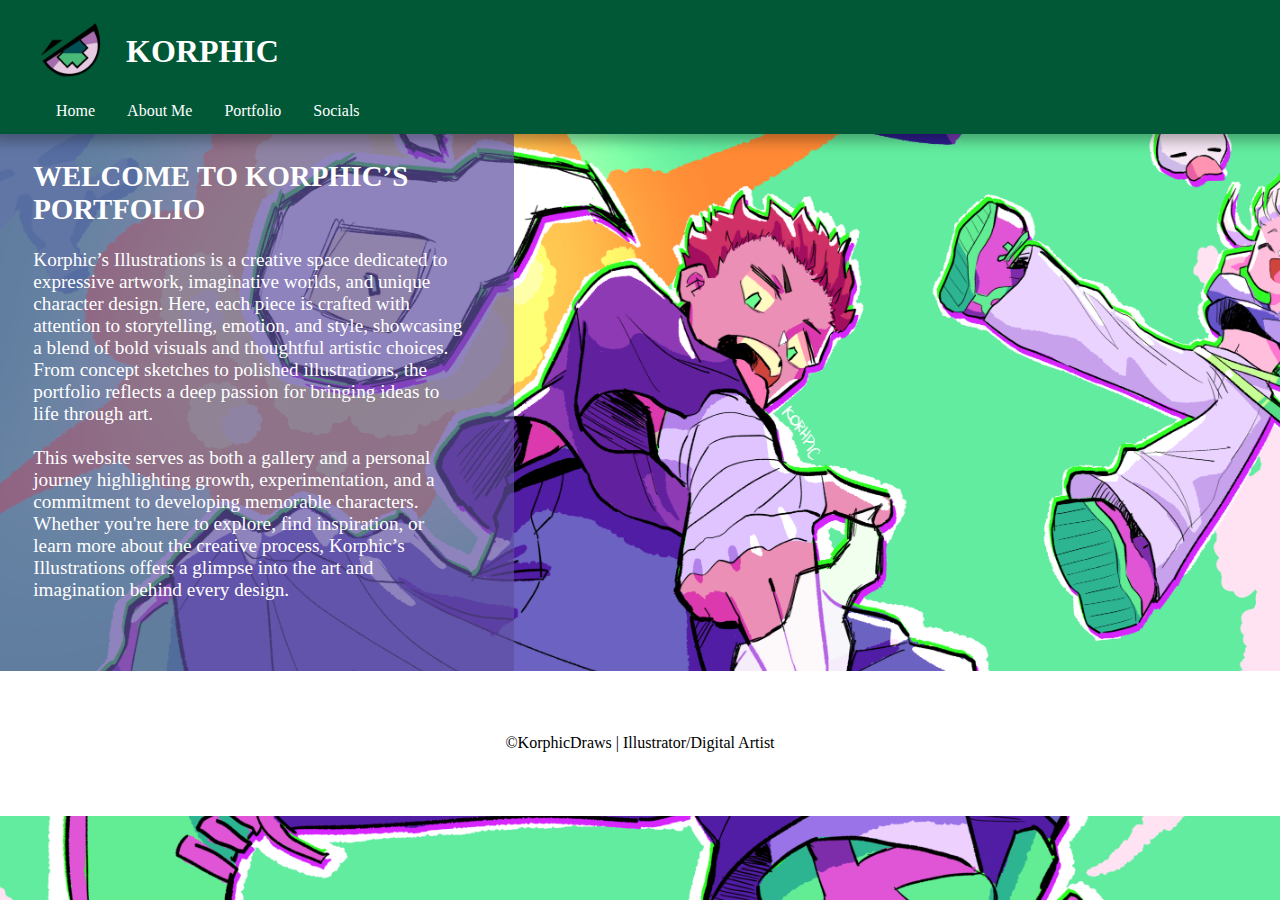
<file: index.html>
<html>

<head>
    <title>Korphic Exhibit</title>
    <meta name="viewport" content="width=device-width, initial-scale=1.0">
    <script src="scripts/script.js"></script>
    <link rel="stylesheet" href="styles/style.css">
</head>

<body>
    <div id="preloader">
        <img src="assets/Logo.png" class="loader-img">
    </div>
    <div class="heading">
        <a href="index.html">
            <img id="main" src="assets/Logo.png" alt="logo">
        </a>
        <h1 id="name">KORPHIC</h1>
    </div>
    <div class="navbar">
        <ul>
            <li><a href="index.html">Home</a></li>
            <li><a href="about.html">About Me</a></li>
            <li><a href="portfolio.html">Portfolio</a></li>
            <li><a href="social.html">Socials</a></li>
        </ul>
    </div>
    <div class="body">
        <div class="intro">
            <h2>WELCOME TO KORPHIC’S PORTFOLIO</h2>
            <p>Korphic’s Illustrations is a creative space dedicated to
                expressive artwork, imaginative worlds, and unique character
                design. Here, each piece is crafted with attention to
                storytelling, emotion, and style, showcasing a blend of bold
                visuals and thoughtful artistic choices. From concept sketches
                to polished illustrations, the portfolio reflects a deep passion
                for bringing ideas to life through art.<br>
                <br>
                This website serves as both a gallery and a personal journey
                highlighting growth, experimentation, and a commitment to
                developing memorable characters. Whether you're here to
                explore, find inspiration, or learn more about the creative
                process, Korphic’s Illustrations offers a glimpse into the art and
                imagination behind every design.

            </p>
        </div>
    </div>
    <div class="footer">
        <footer>
            &copy;KorphicDraws | Illustrator/Digital Artist
        </footer>
    </div>
</body>

</html>
</file>
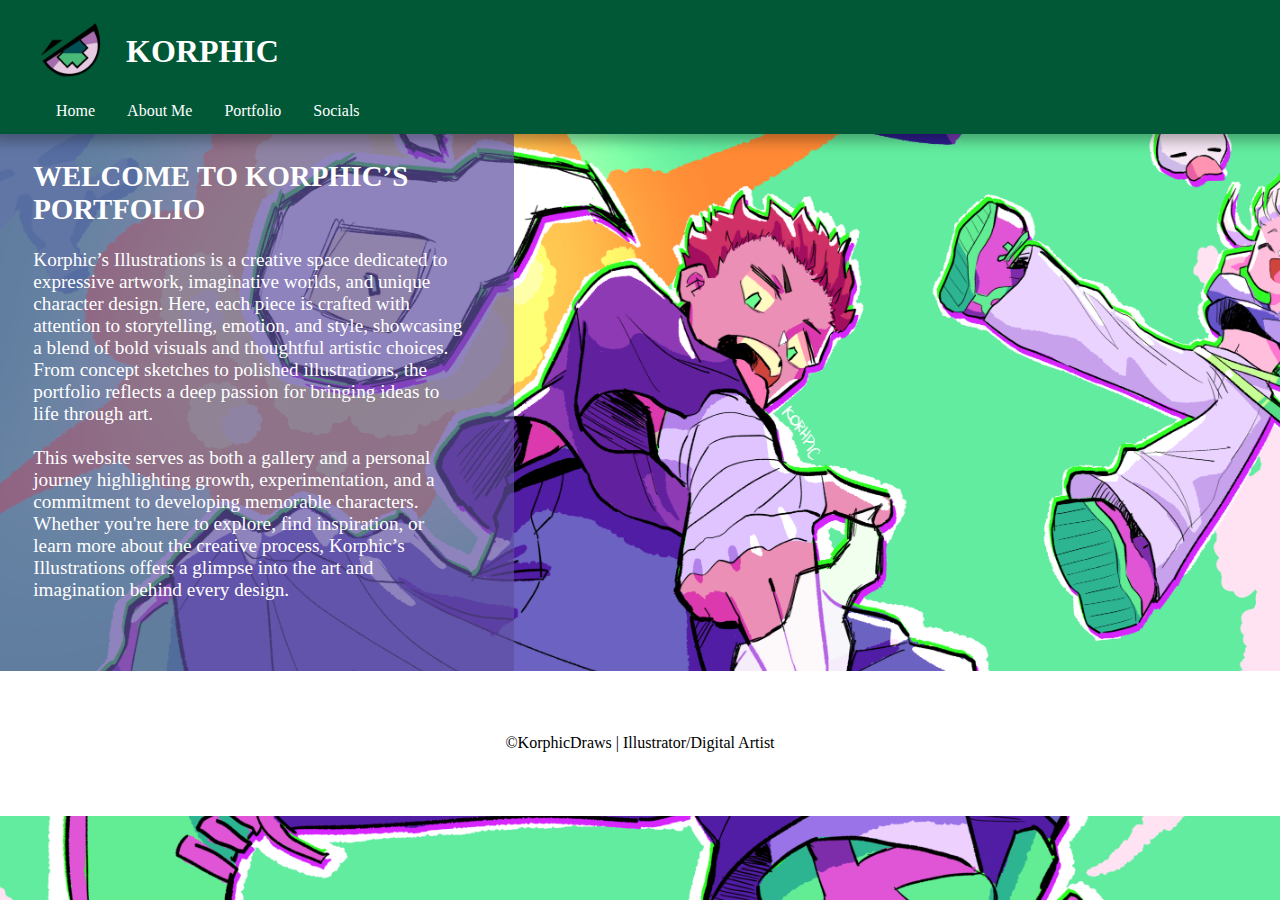
<file: home.html>
<html>
    <head>
        <title>Korphic Exhibit</title>
        <meta name="viewport" content="width=device-width, initial-scale=1.0">
        <script>
            window.addEventListener("load", function() {
                const preloader = document.getElementById("preloader");
                preloader.classList.add("fade-out");

                setTimeout(() => {
                    preloader.style.display = "none";
                }, 1000);
            });
        </script>
        <style>
            #preloader {
                position: fixed;
                top: 0;
                left: 0;
                width: 100%;
                height: 100%;
                background: white;
                display: flex;
                justify-content: center;
                align-items: center;
                z-index: 9999;
            }

            .loader-img {
                width: 200px;
                height: auto;
                animation: fadePulse 1.5s infinite ease-in-out;
            }

            .fade-out {
                opacity: 0;
                transition: opacity 0.5s ease;
                transition-delay: 0.5s;
            }

            body, p, span, h1, h2, h3, h4, h5, h6 {
                cursor: default !important;
            }

            html {
                zoom: 1;
                background-image: url("assets/falling.png");
                background-repeat: no-repeat;
                background-size: cover;
                background-position: center;
                padding-top: 8%;
            }

            .heading {
                background-color: rgb(0, 88, 55);
                color: white;
                padding-top: 10px;
                padding-bottom: 10px;
                padding-left: 20px;
                margin: -8px;
                position: fixed;
                top: 0;
                width: 100%;
                z-index: 2;
                display: grid;
                grid-template-columns: 7.5% 92.5%;
                font-family: 'Trebuchet MS';
            }

            #name {
                padding: 10px
            }

            .navbar {
                padding-top: 10px;
                padding-left: 10px;
                padding-right: 10px;
                word-spacing: 100%;
                margin-top: 6px;
                margin-bottom: 30px;
                margin-left: -10px;
                margin-right: -10px;
                position: fixed;
                top: 80px;
                width: 100%;
                z-index: 3;
                box-shadow: -5px 15px 13px rgba(0, 0, 0, 0.3);
            }

            .body {
                font-size: 120%;
                background-color: rgba(96, 78, 161, 0.7);
                margin-left: -2%;
                margin-right: 60%;
                margin-top: -8%;
                margin-bottom: 10px;
                padding-top: 10%;
                padding-left: 4%;
                padding-right: 4%;
                padding-bottom: 4%;
                position: relative;
                z-index: 1;
            }

            .intro {
                position: relative;
                opacity: 100%;
                color: white;
            }

            ul {
                list-style-type: none;
                margin: -8px;
                overflow: hidden;
                background-color: rgb(0, 88, 55);
            }

            li {
                float: left;
                transition: 0.2s;
            }

            li:hover {
                background-color: rgb(9, 150, 98);
            }

            ul li a {
                display: block;
                color: white;
                text-align: center;
                padding: 14px 16px;
                text-decoration: none;
                font-family: Calibri;
            }

            #main {
                width: 100px;
                height: 100px;
            }

            #logos {
                border-radius: 50%;
                width: 210px;
                height: 210px;
            }

            h1, h3, h2 {
                font-family: 'Century Gothic';
            }

            p {
                font-family: Calibri;
            }

            .pfp {
                text-align: center;   
            }

            #pfp {
                border-radius: 100%;
                width: 250px;
                height: 250px;
            }

            .footer {
                margin: -10px;
                padding-top: 5%;
                padding-bottom: 5%;
                text-align: center;
                background-color: white;
                z-index: 5;
            }

            footer {
                    justify-content: space-between;
            }

            @media (max-width: 1440px) {
                html {
                    zoom: 1;
                }
            }

            @media screen and (max-width: 1024px) {
                html {
                    zoom: 1;
                }
                
                .body {
                    margin-right: 50%;                    
                    padding-top: 14%;
                    padding-left: 5%;
                    padding-right: 5%;
                    padding-bottom: 5%;
                }

                .heading {
                    grid-template-columns: 8.5% 91.5%;
                }
            }

            @media screen and (max-width: 768px) {
                html {
                    zoom: 1;
                }
                
                .body {
                    margin-right: 30%;                    
                    padding-top: 18%;
                    padding-left: 5%;
                    padding-right: 5%;
                    padding-bottom: 5%;
                }
                
                .heading {
                    grid-template-columns: 11.5% 88.5%;
                }
            }

            @media screen and (max-width: 425px) {
                html {
                    zoom: 1;
                }
                
                .body {
                    margin-right: -2.5%; 
                    margin-left: -2.5%;                   
                    padding-top: 28%;
                    padding-left: 5%;
                    padding-right: 5%;
                    padding-bottom: 5%;
                }

                .heading {
                    grid-template-columns: 18.5% 81.5%;
                    font-size: 80%;
                }

                #main {
                    height: 80px;
                    width: 80px;
                }
            }

            @media screen and (max-width: 375px) {
                html {
                    zoom: 1;
                }

                .navbar{
                    word-spacing: 80%;
                    padding-left: 0px;
                    padding-right: 0px;
                }
                
                .body {
                    font-size: 100%;
                    text-align: center;
                    margin-right: -2%;
                    margin-left: -2%;                    
                    padding-top: 35%;
                    padding-left: 10%;
                    padding-right: 10%;
                    padding-bottom: 5%;
                }

                .heading {
                    grid-template-columns: 18.5% 81.5%;
                    font-size: 80%;
                }

                #main {
                    height: 80px;
                    width: 80px;
                }
            }

            @media screen and (max-width: 320px) {
                html {
                    zoom: 1;
                }

                .navbar{
                    word-spacing: 50%;
                    padding-left: -10px;
                    padding-right: -10px;
                }
                
                ul {
                    text-align: center;
                    padding-left: 6%;
                    padding-right: 6%;
                }

                li {
                    font-size: 80%;
                }
            }
        </style>
    </head>
    <body>
        <div id="preloader">
            <img src="assets/Logo.png" class="loader-img">
        </div>
        <div class="heading">
            <a href="home.html">
                <img id="main" src="assets/Logo.png" alt="logo">
            </a>
            <h1 id="name">KORPHIC</h1>
        </div>
        <div class="navbar">
            <ul>
                <li><a href="home.html">Home</a></li>
                <li><a href="about.html">About Me</a></li>
                <li><a href="portfolio.html">Portfolio</a></li>
                <li><a href="social.html">Socials</a></li>
            </ul>
        </div>
        <div class="body">
            <div class="intro">
                <h2>WELCOME TO KORPHIC’S PORTFOLIO</h2>
                <p>Korphic’s Illustrations is a creative space dedicated to
                    expressive artwork, imaginative worlds, and unique character
                    design. Here, each piece is crafted with attention to
                    storytelling, emotion, and style, showcasing a blend of bold
                    visuals and thoughtful artistic choices. From concept sketches
                    to polished illustrations, the portfolio reflects a deep passion
                    for bringing ideas to life through art.<br>
                    <br>
                    This website serves as both a gallery and a personal journey
                    highlighting growth, experimentation, and a commitment to
                    developing memorable characters. Whether you're here to
                    explore, find inspiration, or learn more about the creative
                    process, Korphic’s Illustrations offers a glimpse into the art and
                    imagination behind every design.

                </p>
            </div>
        </div>
        <div class="footer">
            <footer>
                &copy;KorphicDraws | Illustrator/Digital Artist
            </footer>
        </div>
    </body>
</html>
</file>
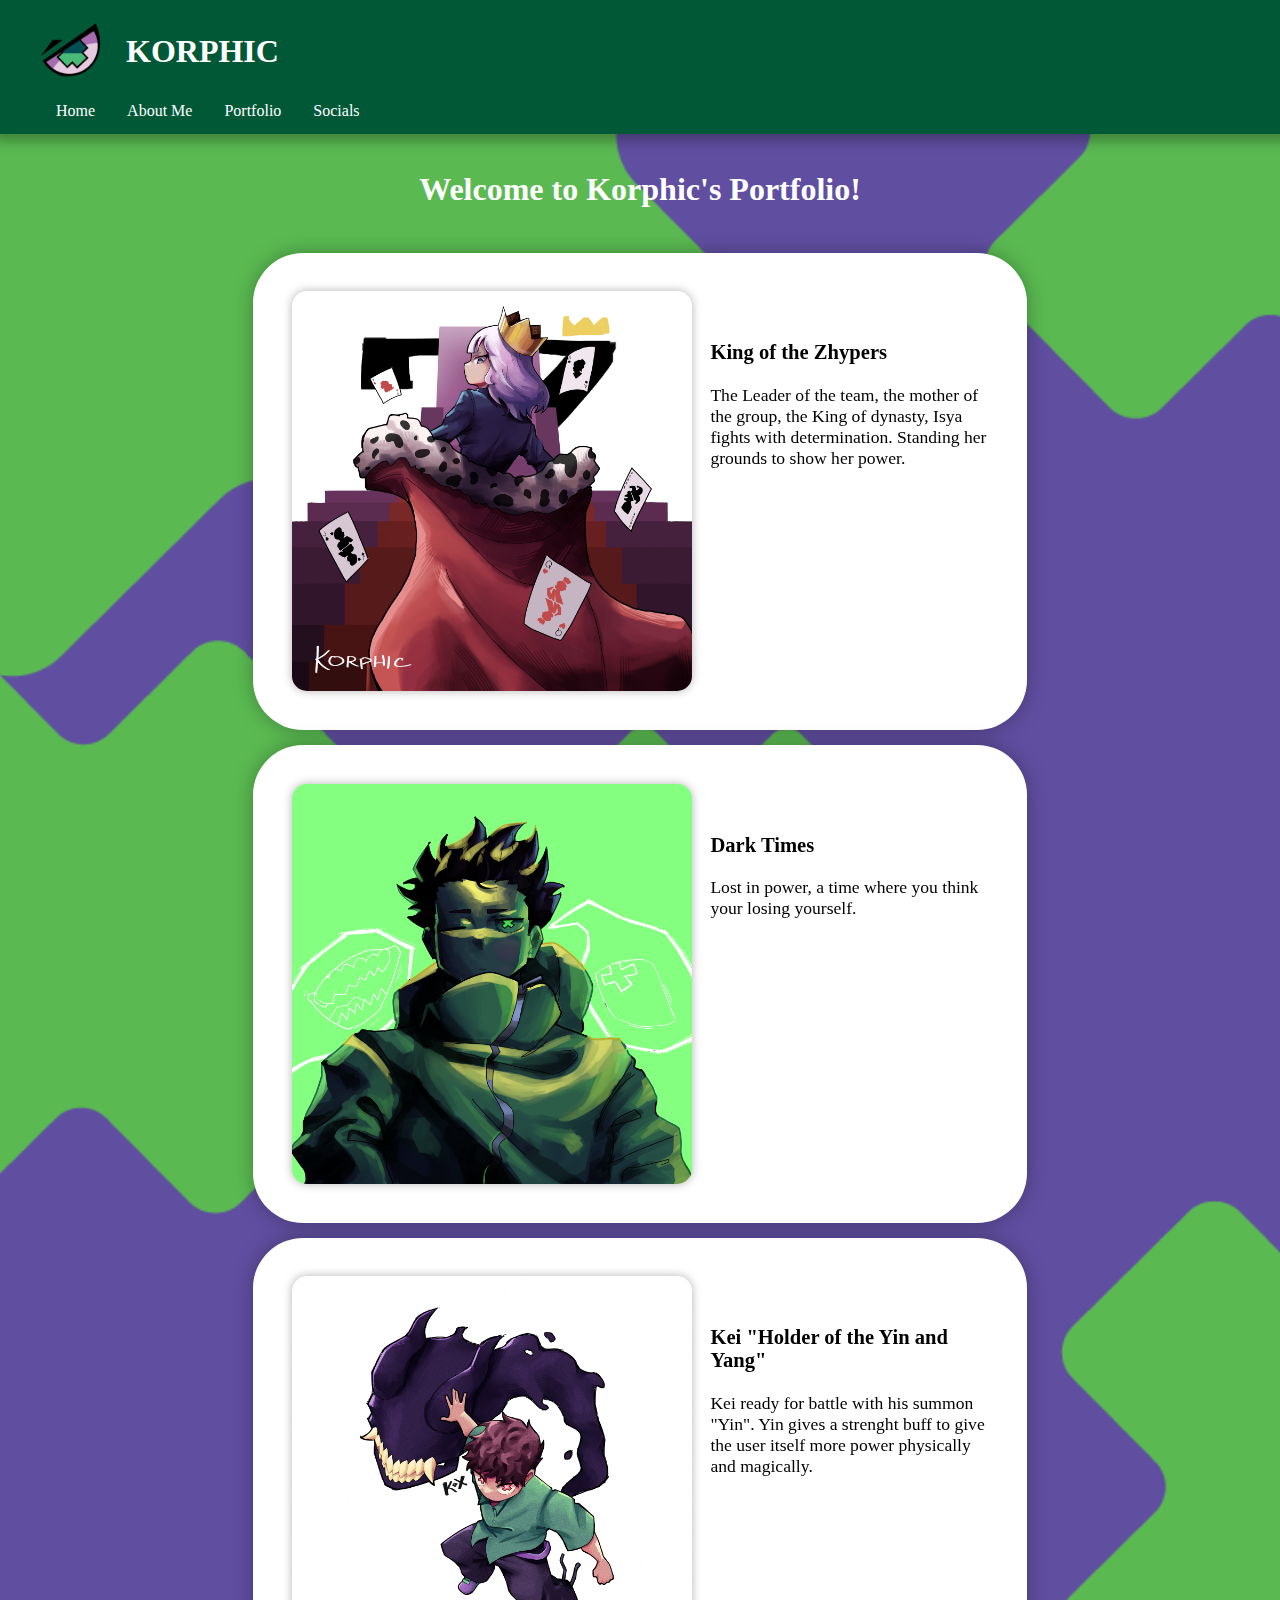
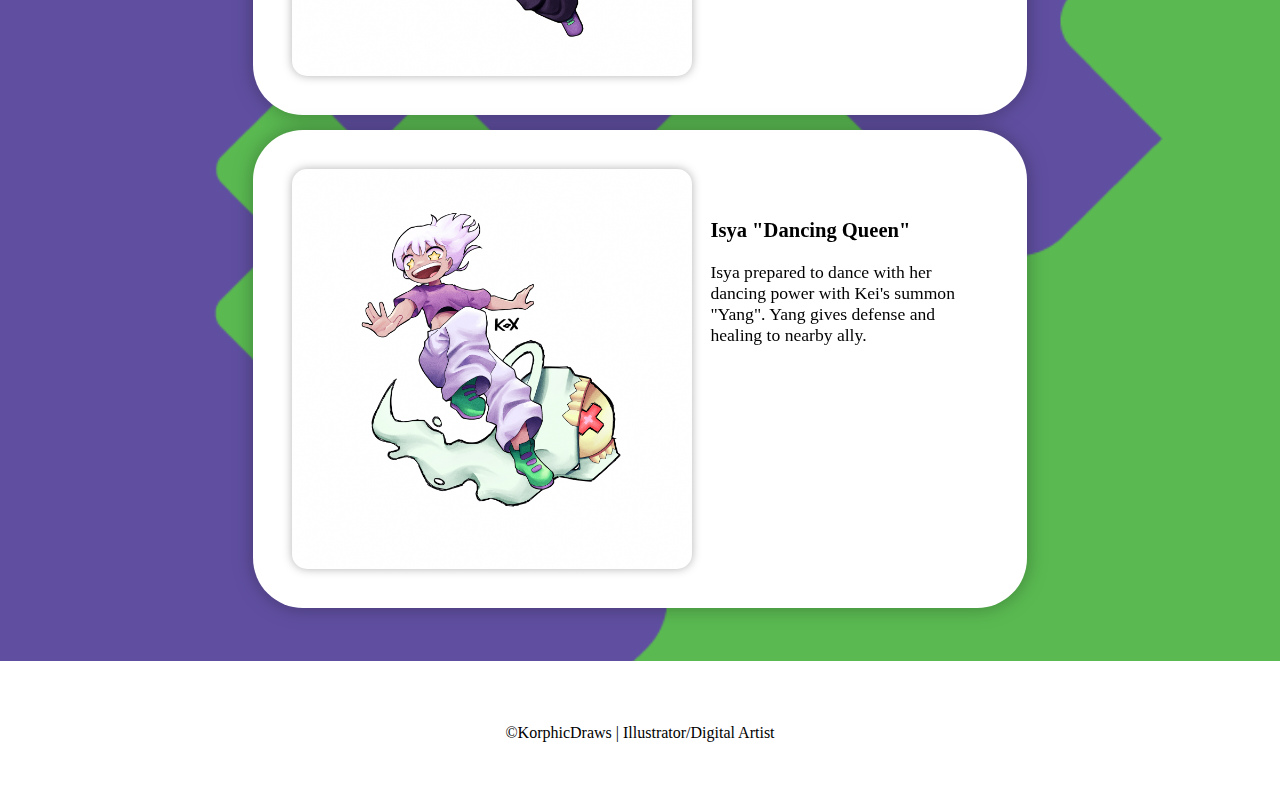
<file: portfolio.html>
<html>

<head>
    <title>Korphic Exhibit</title>
    <meta name="viewport" content="width=device-width, initial-scale=1.0">
    <script src="scripts/script.js"></script>
    <link rel="stylesheet" href="styles/portfolio.css">
</head>

<body>
    <div id="preloader">
        <img src="assets/Logo.png" class="loader-img">
    </div>
    <div class="heading">
        <a href="index.html">
            <img id="main" src="assets/Logo.png" alt="logo">
        </a>
        <h1 id="name">KORPHIC</h1>
    </div>
    <div class="navbar">
        <ul>
            <li><a href="index.html">Home</a></li>
            <li><a href="about.html">About Me</a></li>
            <li><a href="portfolio.html">Portfolio</a></li>
            <li><a href="social.html">Socials</a></li>
        </ul>
    </div>
    <div class="body">
        <div class="welcome">
            <h1>Welcome to Korphic's Portfolio!</h1>
        </div>
        <div class="main">
            <div class="pic1">
                <img id="img" src="assets/picture1.png" alt="picture1">
                <div class="description">
                    <h3>King of the Zhypers</h3>
                    <p>The Leader of the team, the mother of the group, the King of dynasty,
                        Isya fights with determination. Standing her grounds to show her power.
                    </p>
                </div>
            </div>
            <div class="pic2">
                <img id="img" src="assets/picture2.png" alt="picture1">
                <div class="description">
                    <h3>Dark Times</h3>
                    <p>Lost in power, a time where you think your losing yourself.</p>
                </div>
            </div>
            <div class="pic3">
                <img id="img" src="assets/picture3.png" alt="picture1">
                <div class="description">
                    <h3>Kei "Holder of the Yin and Yang"</h3>
                    <p>Kei ready for battle with his summon "Yin". Yin gives a strenght buff
                        to give the user itself more power physically and magically.
                    </p>
                </div>
            </div>
            <div class="pic4">
                <img id="img" src="assets/picture4.png" alt="picture1">
                <div class="description">
                    <h3>Isya "Dancing Queen"</h3>
                    <p>Isya prepared to dance with her dancing power with Kei's summon "Yang".
                        Yang gives defense and healing to nearby ally.
                    </p>
                </div>
            </div>
        </div>
    </div>
    <div class="footer">
        <footer>
            &copy;KorphicDraws | Illustrator/Digital Artist
        </footer>
    </div>
</body>

</html>
</file>
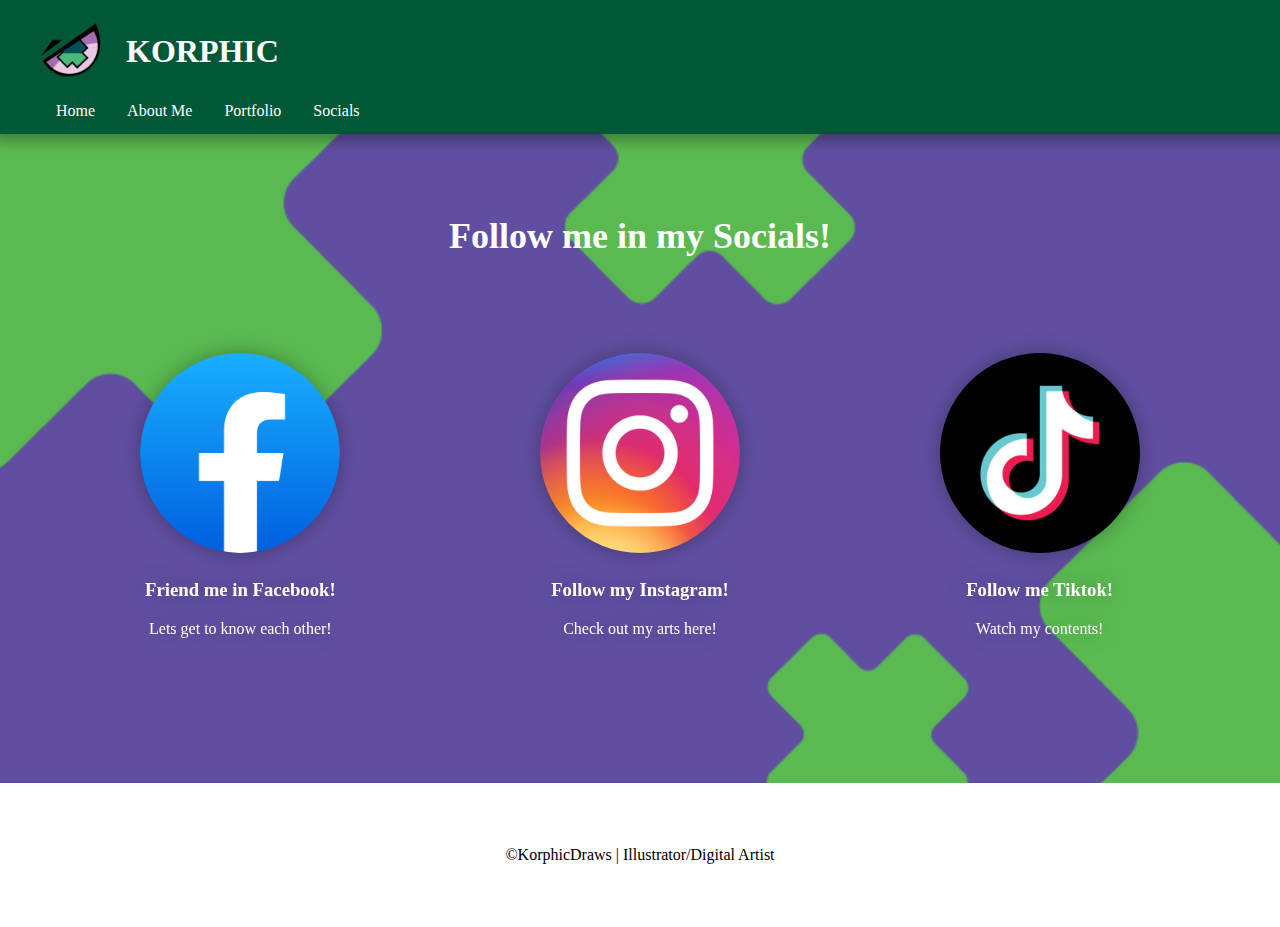
<file: social.html>
<html>
    <head>
        <title>Korphic Exhibit</title>
        <meta name="viewport" content="width=device-width, initial-scale=1.0">
        <script src="scripts/script.js"></script>
        <link rel="stylesheet" href="styles/social.css">
    </head>
    <body>
        <div id="preloader">
            <img src="assets/Logo.png" class="loader-img">
        </div>
        <div class="heading">
            <a href="index.html">
                <img id="main" src="assets/Logo.png" alt="logo">
            </a>
            <h1 id="name">KORPHIC</h1>
        </div>
        <div class="navbar">
            <ul>
                <li><a href="index.html">Home</a></li>
                <li><a href="about.html">About Me</a></li>
                <li><a href="portfolio.html">Portfolio</a></li>
                <li><a href="social.html">Socials</a></li>
            </ul>
        </div>
        <div class="introduction">
            <h2>Follow me in my Socials!</h2>
        </div>
        <div class="body">
            <a href="http://www.facebook.com/kierced.luna" target="_blank" class="button">
                <div class="fb">
                    <img id="web" src="assets/fb.png" alt="fb">
                    <h3>Friend me in Facebook!</h3>
                    <p>Lets get to know each other!</p>
                </div>
            </a>
            <a href="http://www.instagram.com/keiroppiarts/#" target="_blank" class="button">
                <div class="ig">
                    <img id="web" src="assets/ig.png" alt="ig">
                    <h3>Follow my Instagram!</h3>
                    <p>Check out my arts here!</p>
                </div>
            </a>
            <a href="http://www.tiktok.com/@korphickokak" target="_blank" class="button">
                <div class="tiktok">
                    <img id="web" src="assets/tiktok.png" alt="tiktok">
                    <h3>Follow me Tiktok!</h3>
                    <p>Watch my contents!</p>
                </div>
            </a>
        </div>
        <div class="footer">
            <footer>
                &copy;KorphicDraws | Illustrator/Digital Artist
            </footer>
        </div>
    </body>
</html>
</file>
<file: styles/style.css>
#preloader {
    position: fixed;
    top: 0;
    left: 0;
    width: 100%;
    height: 100%;
    background: white;
    display: flex;
    justify-content: center;
    align-items: center;
    z-index: 9999;
}

.loader-img {
    width: 200px;
    height: auto;
    animation: fadePulse 1.5s infinite ease-in-out;
}

.fade-out {
    opacity: 0;
    transition: opacity 0.5s ease;
    transition-delay: 0.5s;
}

body,
p,
span,
h1,
h2,
h3,
h4,
h5,
h6 {
    cursor: default !important;
}

html {
    zoom: 1;
    background-image: url("../assets/falling.png");
    background-repeat: no-repeat;
    background-size: cover;
    background-position: center;
    padding-top: 8%;
}

.heading {
    background-color: rgb(0, 88, 55);
    color: white;
    padding-top: 10px;
    padding-bottom: 10px;
    padding-left: 20px;
    margin: -8px;
    position: fixed;
    top: 0;
    width: 100%;
    z-index: 2;
    display: grid;
    grid-template-columns: 7.5% 92.5%;
    font-family: 'Trebuchet MS';
}

#name {
    padding: 10px
}

.navbar {
    padding-top: 10px;
    padding-left: 10px;
    padding-right: 10px;
    word-spacing: 100%;
    margin-top: 6px;
    margin-bottom: 30px;
    margin-left: -10px;
    margin-right: -10px;
    position: fixed;
    top: 80px;
    width: 100%;
    z-index: 3;
    box-shadow: -5px 15px 13px rgba(0, 0, 0, 0.3);
}

.body {
    font-size: 120%;
    background-color: rgba(96, 78, 161, 0.7);
    margin-left: -2%;
    margin-right: 60%;
    margin-top: -8%;
    margin-bottom: 10px;
    padding-top: 10%;
    padding-left: 4%;
    padding-right: 4%;
    padding-bottom: 4%;
    position: relative;
    z-index: 1;
}

.intro {
    position: relative;
    opacity: 100%;
    color: white;
}

ul {
    list-style-type: none;
    margin: -8px;
    overflow: hidden;
    background-color: rgb(0, 88, 55);
}

li {
    float: left;
    transition: 0.2s;
}

li:hover {
    background-color: rgb(9, 150, 98);
}

ul li a {
    display: block;
    color: white;
    text-align: center;
    padding: 14px 16px;
    text-decoration: none;
    font-family: Calibri;
}

#main {
    width: 100px;
    height: 100px;
}

#logos {
    border-radius: 50%;
    width: 210px;
    height: 210px;
}

h1,
h3,
h2 {
    font-family: 'Century Gothic';
}

p {
    font-family: Calibri;
}

.pfp {
    text-align: center;
}

#pfp {
    border-radius: 100%;
    width: 250px;
    height: 250px;
}

.footer {
    margin: -10px;
    padding-top: 5%;
    padding-bottom: 5%;
    text-align: center;
    background-color: white;
    z-index: 5;
}

footer {
    justify-content: space-between;
}

@media (max-width: 1440px) {
    html {
        zoom: 1;
    }
}

@media screen and (max-width: 1024px) {
    html {
        zoom: 1;
    }

    .body {
        margin-right: 50%;
        padding-top: 14%;
        padding-left: 5%;
        padding-right: 5%;
        padding-bottom: 5%;
    }

    .heading {
        grid-template-columns: 8.5% 91.5%;
    }
}

@media screen and (max-width: 768px) {
    html {
        zoom: 1;
    }

    .body {
        margin-right: 30%;
        padding-top: 18%;
        padding-left: 5%;
        padding-right: 5%;
        padding-bottom: 5%;
    }

    .heading {
        grid-template-columns: 11.5% 88.5%;
    }
}

@media screen and (max-width: 425px) {
    html {
        zoom: 1;
    }

    .body {
        margin-right: -2.5%;
        margin-left: -2.5%;
        padding-top: 28%;
        padding-left: 5%;
        padding-right: 5%;
        padding-bottom: 5%;
    }

    .heading {
        grid-template-columns: 18.5% 81.5%;
        font-size: 80%;
    }

    #main {
        height: 80px;
        width: 80px;
    }
}

@media screen and (max-width: 375px) {
    html {
        zoom: 1;
    }

    .navbar {
        word-spacing: 80%;
        padding-left: 0px;
        padding-right: 0px;
    }

    .body {
        font-size: 100%;
        text-align: center;
        margin-right: -2%;
        margin-left: -2%;
        padding-top: 35%;
        padding-left: 10%;
        padding-right: 10%;
        padding-bottom: 5%;
    }

    .heading {
        grid-template-columns: 18.5% 81.5%;
        font-size: 80%;
    }

    #main {
        height: 80px;
        width: 80px;
    }
}

@media screen and (max-width: 320px) {
    html {
        zoom: 1;
    }

    .navbar {
        word-spacing: 50%;
        padding-left: -10px;
        padding-right: -10px;
    }

    ul {
        text-align: center;
        padding-left: 6%;
        padding-right: 6%;
    }

    li {
        font-size: 80%;
    }
}
</file>
<file: styles/portfolio.css>
#preloader {
    position: fixed;
    top: 0;
    left: 0;
    width: 100%;
    height: 100%;
    background: white;
    display: flex;
    justify-content: center;
    align-items: center;
    z-index: 9999;
}

.loader-img {
    width: 200px;
    height: auto;
    animation: fadePulse 1.5s infinite ease-in-out;
}

.fade-out {
    opacity: 0;
    transition: opacity 0.5s ease;
    transition-delay: 0, 5s;
}

body,
p,
span,
h1,
h2,
h3,
h4,
h5,
h6 {
    cursor: default !important;
}

html {
    background-image: url("../assets/verback.png");
    background-repeat: no-repeat;
    background-size: cover;
    background-position: center center;
}

.heading {
    background-color: rgb(0, 88, 55);
    color: white;
    padding-top: 10px;
    padding-bottom: 10px;
    padding-left: 20px;
    margin: -8px;
    position: fixed;
    top: 0;
    width: 100%;
    z-index: 3;
    display: grid;
    grid-template-columns: 7.5% 92.5%;
    font-family: 'Trebuchet MS';
}

#name {
    padding: 10px
}

#main {
    width: 100px;
    height: 100px;
}

.navbar {
    padding-top: 10px;
    padding-left: 10px;
    padding-right: 10px;
    word-spacing: 100%;
    margin-top: 6px;
    margin-bottom: 30px;
    margin-left: -10px;
    margin-right: -10px;
    position: fixed;
    top: 80px;
    width: 100%;
    z-index: 4;
    box-shadow: -5px 15px 13px rgba(0, 0, 0, 0.3);
}

ul {
    list-style-type: none;
    margin: -8px;
    overflow: hidden;
    background-color: rgb(0, 88, 55);
}

li {
    float: left;
    transition: 0.2s;
}

li:hover {
    background-color: rgb(9, 150, 98);
}

ul li a {
    display: block;
    color: white;
    text-align: center;
    padding: 14px 16px;
    text-decoration: none;
    font-family: Calibri;
}

h1,
h2,
h3 {
    font-family: 'Century Gothic';
}

p {
    font-family: Calibri;
}

.body {
    left: 0;
    margin-top: -10px;
    margin-left: -8px;
    margin-right: -8px;
    margin-bottom: 5%;
    padding-top: 12%;
    padding-left: 20%;
    padding-right: 20%;
}

.main {
    display: grid;
    grid-template-rows: repeat(4, 1fr);
    grid-gap: 15px;
}

.welcome {
    color: white;
    text-align: center;
    padding-top: -3%;
    padding-bottom: 3%;
}

.pic1,
.pic2,
.pic3,
.pic4 {
    background-color: white;
    padding: 5%;
    border-radius: 50px;
    filter: drop-shadow(0px 0px 10px rgba(0, 0, 0, 0.3));
    position: relative;
    z-index: 1;
    display: grid;
    grid-template-columns: 58% 42%;
}

.description {
    font-size: 110%;
    padding-top: 10%;
    padding-left: 5%;
}

.footer {
    margin: -10px;
    padding-top: 5%;
    padding-bottom: 5%;
    text-align: center;
    background-color: white;
}

#img {
    border-radius: 15px;
    filter: drop-shadow(0px 0px 5px rgba(0, 0, 0, 0.3));
    position: relative;
    z-index: 2;
    width: 400px;
    height: 400px;
}

footer {
    justify-content: space-between;
}

@media (max-width: 1440px) {
    html {
        zoom: 1;
    }
}

@media screen and (max-width: 1024px) {
    html {
        zoom: 1;
    }

    .heading {
        grid-template-columns: 8.5% 91.5%;
    }

    .body {
        padding-top: 15%;
        padding-left: 13%;
        padding-right: 13%;
    }
}

@media screen and (max-width: 768px) {
    html {
        zoom: 1;
    }

    .heading {
        grid-template-columns: 11.5% 88.5%;
    }

    .body {
        padding-top: 22%;
        padding-left: 13%;
        padding-right: 13%;
    }

    #img {
        text-align: center;
        padding-bottom: 0%;
        padding-left: 10%;
        padding-right: 10%;
    }

    .pic1,
    .pic2,
    .pic3,
    .pic4 {
        grid-template-columns: 100%;
    }

    .description {
        text-align: center;
        padding-left: 10%;
        padding-right: 10%;
        padding-top: 0%;
    }
}

@media screen and (max-width: 425px) {
    html {
        zoom: 1;
    }

    .heading {
        grid-template-columns: 18.5% 81.5%;
        font-size: 80%;
    }

    #main {
        height: 80px;
        width: 80px;
    }

    .body {
        padding-top: 22%;
        padding-left: 13%;
        padding-right: 13%;
    }

    #img {
        text-align: center;
        padding-bottom: 0%;
        padding-left: 10%;
        padding-right: 10%;
        width: 230px;
        height: 230px;
    }

    .pic1,
    .pic2,
    .pic3,
    .pic4 {
        grid-template-columns: 100%;
    }
}

@media screen and (max-width: 375px) {
    html {
        zoom: 1;
    }

    .navbar {
        word-spacing: 80%;
        padding-left: 0px;
        padding-right: 0px;
    }

    .heading {
        grid-template-columns: 18.5% 81.5%;
        font-size: 80%;
    }

    #main {
        height: 80px;
        width: 80px;
    }

    .body {
        text-align: center;
        padding-top: 40%;
        padding-left: 13%;
        padding-right: 13%;
    }

    .description {
        text-align: center;
    }

    #img {
        text-align: center;
        padding-bottom: 0%;
        padding-left: 10%;
        padding-right: 10%;
        width: 200px;
        height: 200px;
    }

    .description {
        text-align: center;
        font-size: 90%;
    }

    .pic1,
    .pic2,
    .pic3,
    .pic4 {
        text-align: center;
        grid-template-columns: 100%;
    }
}

@media screen and (max-width: 320px) {
    html {
        zoom: 1;
    }

    .navbar {
        word-spacing: 50%;
        padding-left: -10px;
        padding-right: -10px;
    }

    ul {
        text-align: center;
        padding-left: 6%;
        padding-right: 6%;
    }

    li {
        font-size: 80%;
    }

    .body {
        text-align: center;
        padding-top: 48%;
        padding-left: 13%;
        padding-right: 13%;
    }

    #img {
        text-align: center;
        padding-bottom: 0%;
        padding-left: 6%;
        padding-right: 6%;
        width: 190px;
        height: 190px;
    }

    .pic1,
    .pic2,
    .pic3,
    .pic4 {
        grid-template-columns: 100%;
    }

    .description {
        text-align: center;
        font-size: 80%;
    }
}
</file>
<file: styles/social.css>
#preloader {
    position: fixed;
    top: 0;
    left: 0;
    width: 100%;
    height: 100%;
    background: white;
    display: flex;
    justify-content: center;
    align-items: center;
    z-index: 9999;
}

.loader-img {
    width: 200px;
    height: auto;
    animation: fadePulse 1.5s infinite ease-in-out;
}

.fade-out {
    opacity: 0;
    transition: opacity 0.5s ease;
    transition-delay: 0.5s;
}

body,
p,
span,
h1,
h2,
h3,
h4,
h5,
h6 {
    cursor: default !important;
}

html {
    background-image: url("../assets/verback.png");
    background-repeat: no-repeat;
    background-size: cover;
    background-position: center center;
}

.heading {
    background-color: rgb(0, 88, 55);
    color: white;
    padding-top: 10px;
    padding-bottom: 10px;
    padding-left: 20px;
    margin: -8px;
    position: fixed;
    top: 0;
    width: 100%;
    z-index: 3;
    display: grid;
    grid-template-columns: 7.5% 92.5%;
    font-family: 'Trebuchet MS';
}

#name {
    padding: 10px
}

#main {
    width: 100px;
    height: 100px;
}

#web {
    width: 200px;
    height: 200px;
}

.navbar {
    padding-top: 10px;
    padding-left: 10px;
    padding-right: 10px;
    word-spacing: 100%;
    margin-top: 6px;
    margin-bottom: 30px;
    margin-left: -10px;
    margin-right: -10px;
    position: fixed;
    top: 80px;
    width: 100%;
    z-index: 4;
    box-shadow: -5px 15px 13px rgba(0, 0, 0, 0.3);
}

ul {
    list-style-type: none;
    margin: -8px;
    overflow: hidden;
    background-color: rgb(0, 88, 55);
}

li {
    float: left;
    transition: 0.2s;
}

li:hover {
    background-color: rgb(9, 150, 98);
}

ul li a {
    display: block;
    color: white;
    text-align: center;
    padding: 14px 16px;
    text-decoration: none;
    font-family: Calibri;
}

h1,
h2,
h3 {
    font-family: 'Century Gothic';
}

p {
    font-family: Calibri;
}

.introduction {
    background-color: none;
    background-size: cover;
    color: white;
    padding-top: 14%;
    padding-bottom: 0%;
    text-align: center;
    font-size: 150%;
    margin-left: -10px;
    margin-right: -10px;
}

.body {
    left: 0;
    margin-top: -10px;
    margin-left: -8px;
    margin-right: -8px;
    margin-bottom: 5%;
    padding-top: 0%;
    padding-left: 4%;
    padding-right: 4%;
    display: grid;
    grid-template-columns: repeat(3, 1fr);
    grid-gap: 20px;
}

.fb,
.ig,
.tiktok {
    text-align: center;
    background-color: none;
    color: white;
    border-radius: 20px;
    filter: drop-shadow(0px 0px 10px rgba(0, 0, 0, 0.3));
    padding-top: 20%;
    padding-bottom: 20%;
}

.button {
    display: block;
    color: black;
    text-decoration: none;
    transition: 0.2s;
}

.button:hover {
    transform: scale(1.03);
}

img {
    border-radius: 50%;
    margin-bottom: 2%;
}

.footer {
    margin: -10px;
    padding-top: 5%;
    padding-bottom: 5%;
    text-align: center;
    background-color: white;
}

footer {
    justify-content: space-between;
}

@media (max-width: 1440px) {
    html {
        zoom: 1;
    }
}

@media screen and (max-width: 1024px) {
    html {
        zoom: 1;
    }

    .heading {
        grid-template-columns: 8.5% 91.5%;
    }
}

@media screen and (max-width: 768px) {
    html {
        zoom: 1;
    }

    .heading {
        grid-template-columns: 11.5% 88.5%;
    }

    .introduction {
        padding-top: 18%;
    }

    #web {
        width: 150px;
        height: 150px;
    }

    .fb {
        font-size: 80%;
    }
}

@media screen and (max-width: 425px) {
    html {
        zoom: 1;
    }

    .heading {
        grid-template-columns: 18.5% 81.5%;
        font-size: 80%;
    }

    #main {
        height: 80px;
        width: 80px;
    }

    #web {
        width: 180px;
        height: 180px;
    }

    .fb {
        font-size: 90%;
    }

    .introduction {
        padding-top: 33%;
        font-size: 80%;
    }

    .body {
        grid-template-columns: 100%;
    }
}

@media screen and (max-width: 375px) {
    html {
        zoom: 1;
    }

    .navbar {
        word-spacing: 80%;
        padding-left: 0px;
        padding-right: 0px;
    }

    .heading {
        grid-template-columns: 18.5% 81.5%;
        font-size: 80%;
    }

    #main {
        height: 80px;
        width: 80px;
    }

    .introduction {
        padding-top: 40%;
        font-size: 70%;
    }
}

@media screen and (max-width: 320px) {
    html {
        zoom: 1;
    }

    .navbar {
        word-spacing: 50%;
        padding-left: -10px;
        padding-right: -10px;
    }

    ul {
        text-align: center;
        padding-left: 6%;
        padding-right: 6%;
    }

    li {
        font-size: 80%;
    }
}
</file>
